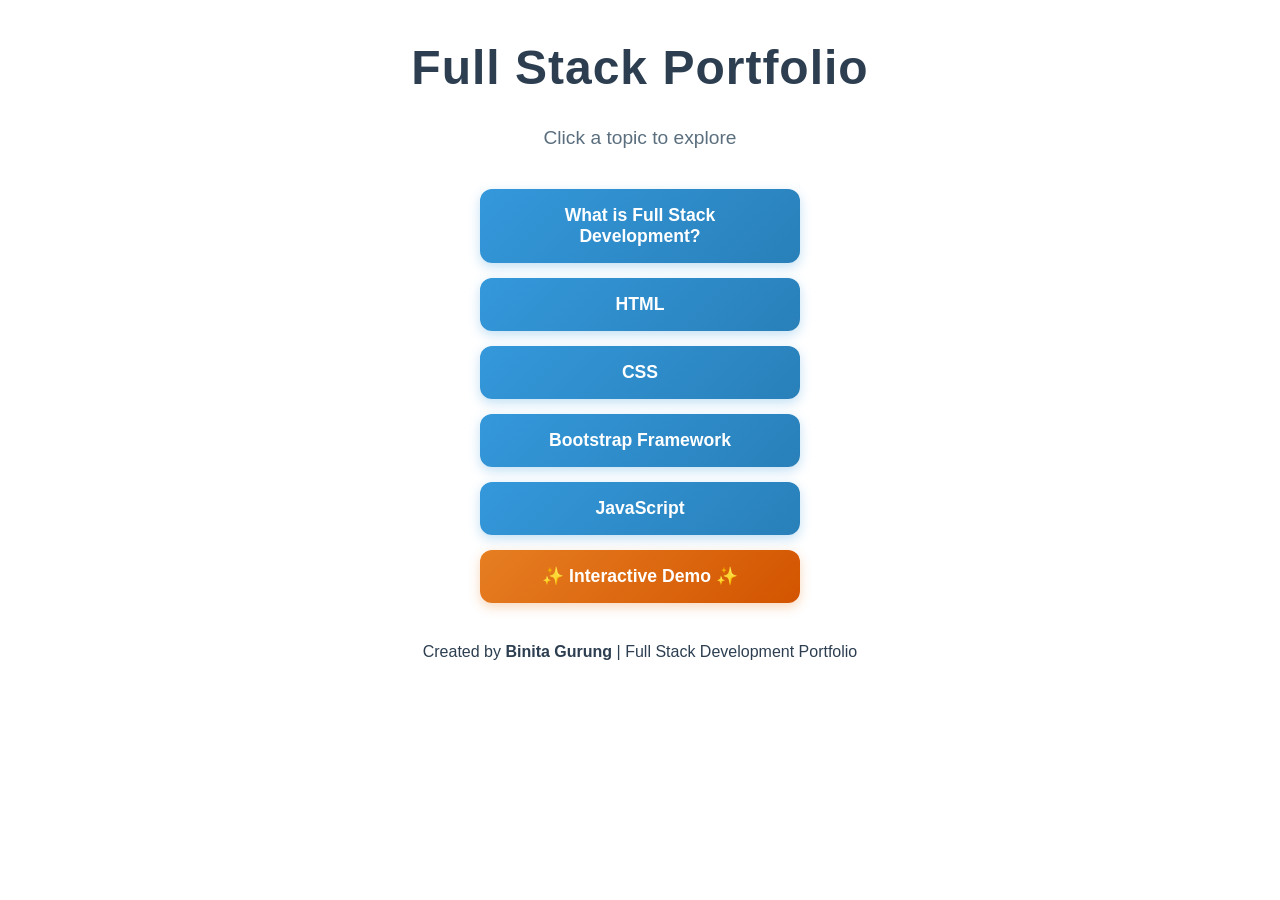
<file: index.html>
<!DOCTYPE html>
<html>
<head>
    <title>My Portfolio - Binita Gurung</title>
    <link rel="stylesheet" href="style.css">
</head>
<body>

<h1 class="title">Full Stack Portfolio</h1>
<p class="subtitle">Click a topic to explore</p>

<div class="menu">
    <a href="fullstack.html">What is Full Stack Development?</a>
    <a href="html.html">HTML</a>
    <a href="css.html">CSS</a>
    <a href="bootstrap.html">Bootstrap Framework</a>
    <a href="javascript.html">JavaScript</a>
    <a href="interactive.html" class="new-feature">✨ Interactive Demo ✨</a>
</div>

<!-- Footer with name acknowledgment -->
<div class="footer">
    <p>Created by <strong>Binita Gurung</strong> | Full Stack Development Portfolio</p>
</div>

</body>
</html>
</file>
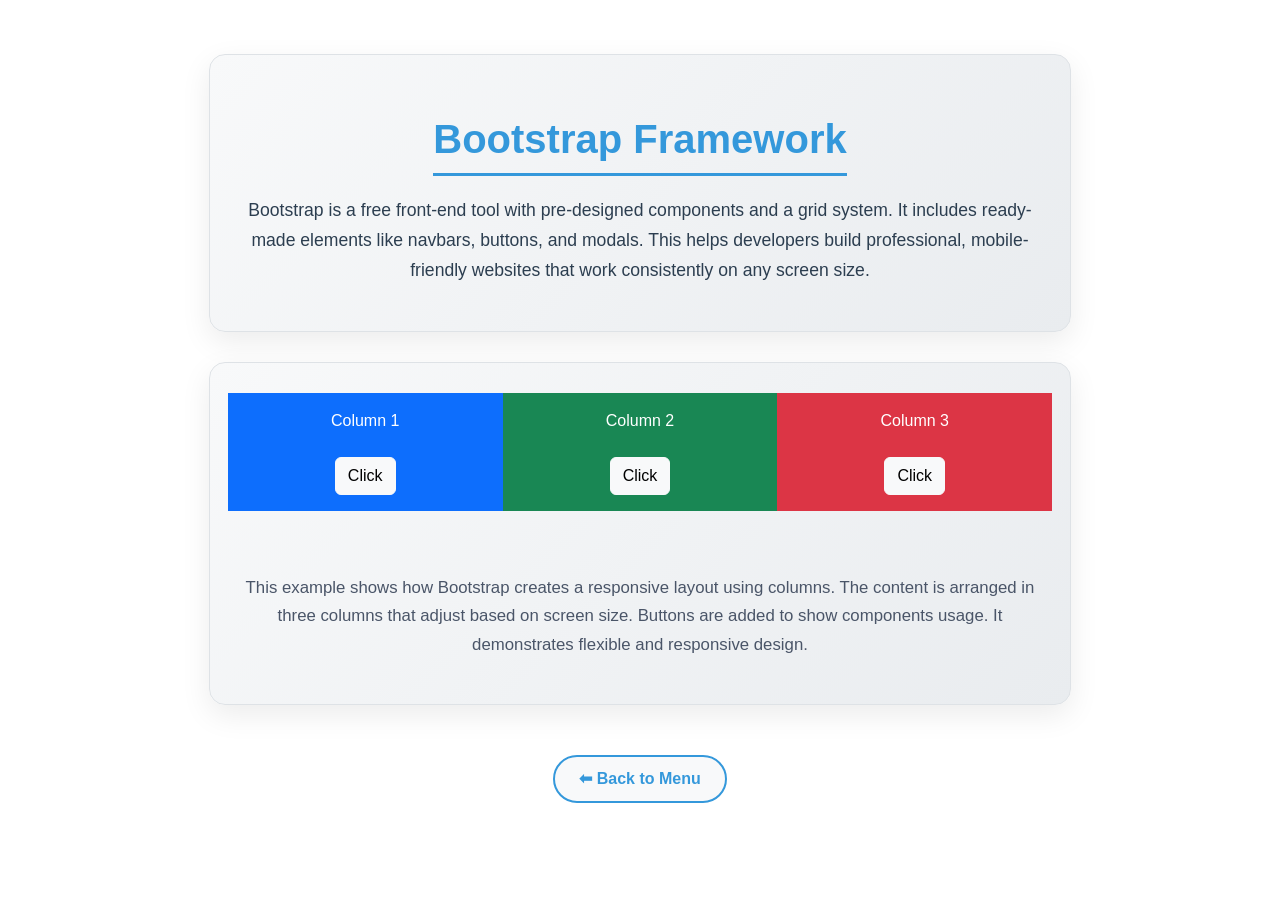
<file: bootstrap.html>
<!DOCTYPE html>
<html>
<head>
    <title>Bootstrap - Binita Gurung</title>
    <link href="https://cdn.jsdelivr.net/npm/bootstrap@5.3.0/dist/css/bootstrap.min.css" rel="stylesheet">
    <link rel="stylesheet" href="style.css">
</head>
<body class="p-4">

<div class="section-box">
    <h2>Bootstrap Framework</h2>
    <p>
   Bootstrap is a free front-end tool with pre-designed components and a grid system. 
   It includes ready-made elements like navbars, buttons, and modals. 
   This helps developers build professional, mobile-friendly websites that work consistently on any screen size.
  </p>
</div>

<div class="section-box">
    <div class="row text-center">
        <div class="col-md-4 bg-primary text-white p-3 mb-3 column" onclick="highlightColumn(this,'Blue Column clicked!')">
            Column 1<br><br>
            <button class="btn btn-light">Click</button>
        </div>
        <div class="col-md-4 bg-success text-white p-3 mb-3 column" onclick="highlightColumn(this,'Green Column clicked!')">
            Column 2<br><br>
            <button class="btn btn-light">Click</button>
        </div>
        <div class="col-md-4 bg-danger text-white p-3 mb-3 column" onclick="highlightColumn(this,'Red Column clicked!')">
            Column 3<br><br>
            <button class="btn btn-light">Click</button>
        </div>
    </div>
    <p id="columnMessage"></p>
    <p>
        This example shows how Bootstrap creates a responsive layout using columns. 
        The content is arranged in three columns that adjust based on screen size. 
        Buttons are added to show components usage. It demonstrates flexible and responsive design.
    </p>
</div>

<a href="index.html" class="back">⬅ Back to Menu</a>

<script src="script.js"></script>
</body>
</html>
</file>
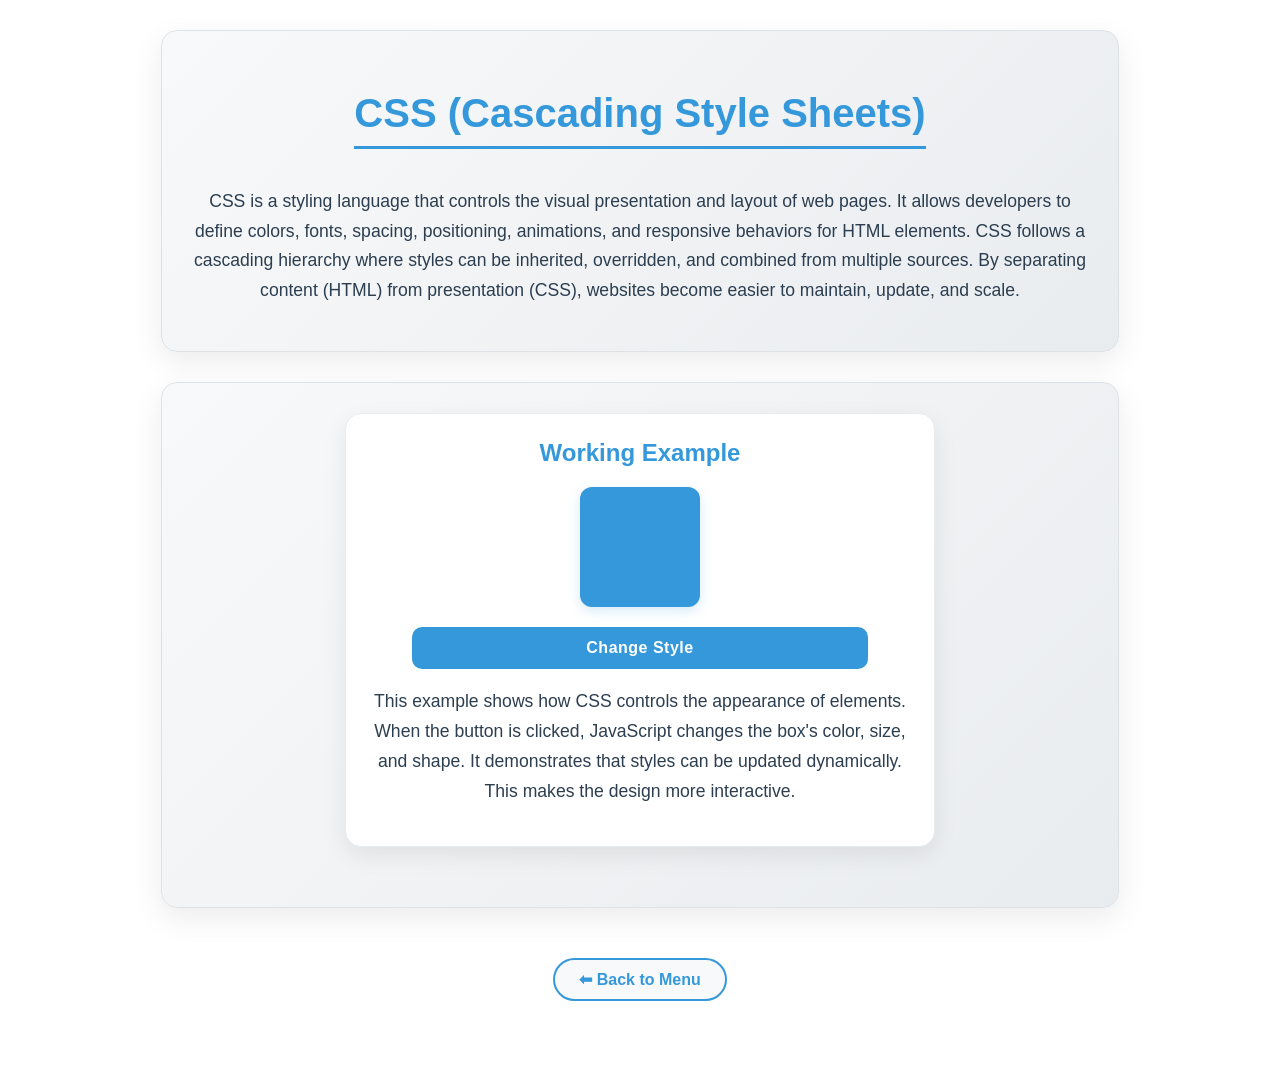
<file: css.html>
<!DOCTYPE html>
<html>
<head>
    <title>CSS - Binita Gurung</title>
    <link rel="stylesheet" href="style.css">
</head>
<body>

<div class="section-box">
    <h2>CSS (Cascading Style Sheets)</h2>
    <p>
        CSS is a styling language that controls the visual presentation and layout of web pages. 
        It allows developers to define colors, fonts, spacing, positioning, animations, and responsive behaviors for HTML elements. 
        CSS follows a cascading hierarchy where styles can be inherited, overridden, and combined from multiple sources. 
        By separating content (HTML) from presentation (CSS), websites become easier to maintain, update, and scale. 
    </p>
</div>

<div class="section-box">
    <div class="card">
        <h4>Working Example</h4>
        <div class="box" id="box"></div>
        <button onclick="changeStyle()">Change Style</button>
        <p>
           This example shows how CSS controls the appearance of elements. 
           When the button is clicked, JavaScript changes the box's color, size, and shape. 
           It demonstrates that styles can be updated dynamically. This makes the design more interactive. 
        </p>
    </div>
</div>

<div class="text-center">
    <a href="index.html" class="back">⬅ Back to Menu</a>
</div>

<script src="script.js"></script>
</body>
</html>
</file>
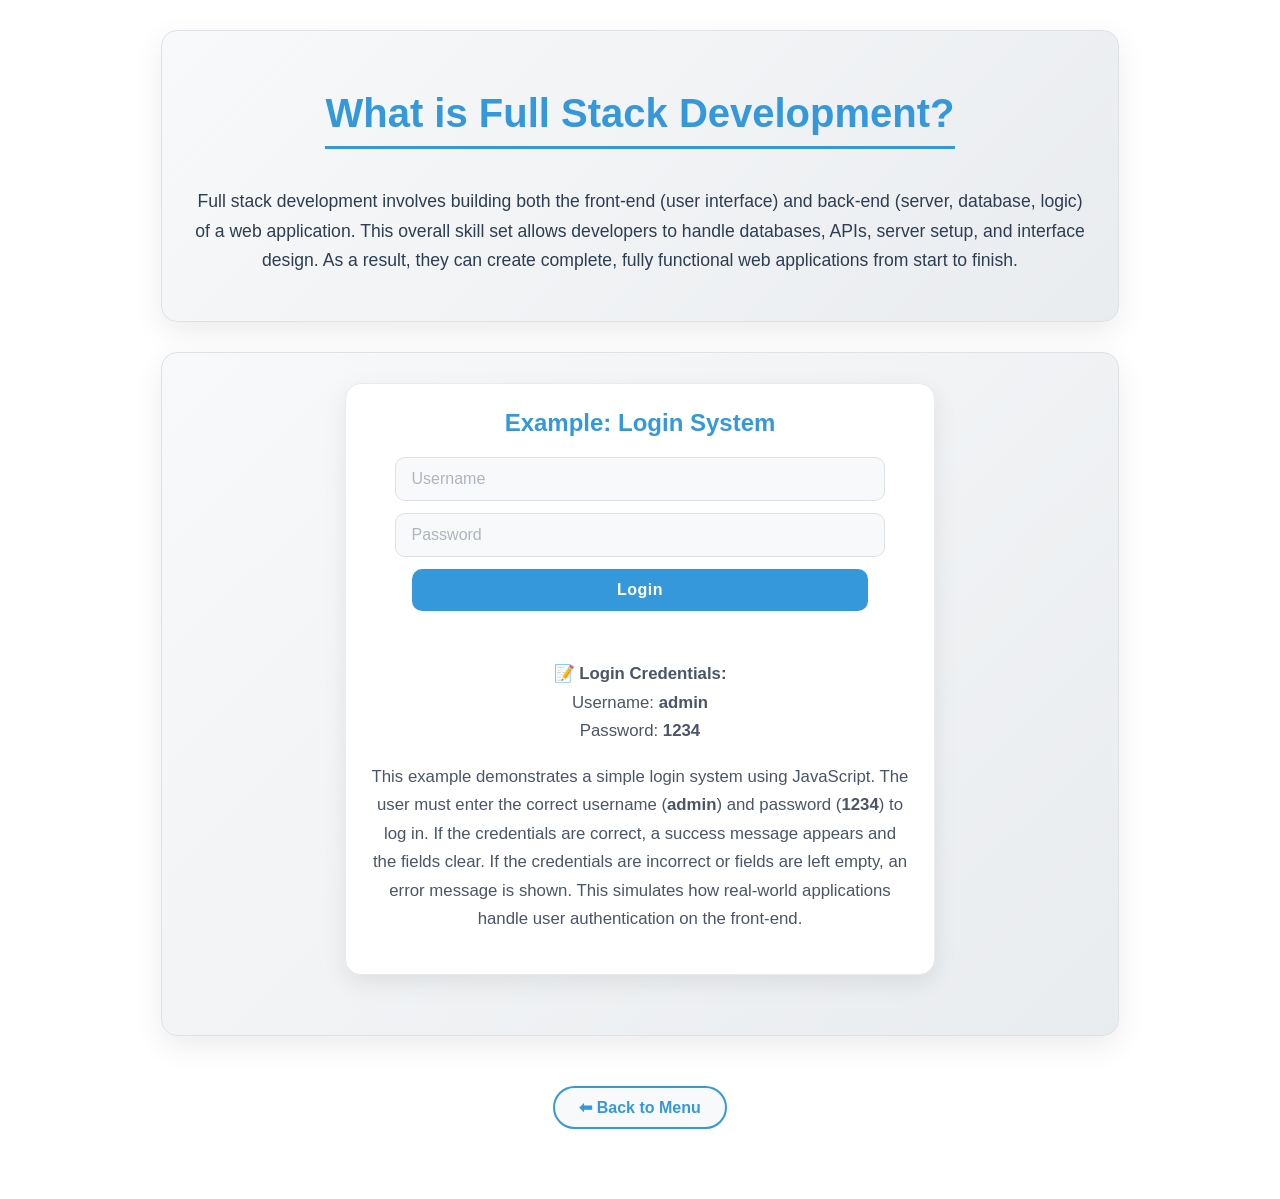
<file: fullstack.html>
<!DOCTYPE html>
<html>
<head>
    <title>Full Stack - Binita Gurung</title>
    <link rel="stylesheet" href="style.css">
</head>
<body>

<div class="section-box">
    <h2>What is Full Stack Development?</h2>
    <p>
Full stack development involves building both the front-end (user interface) and back-end (server, database, logic) of a web application. 
This overall skill set allows developers to handle databases, APIs, server setup, and interface design. 
As a result, they can create complete, fully functional web applications from start to finish.
    </p>
</div>

<div class="section-box">
    <div class="card">
        <h4>Example: Login System</h4>
        <input type="text" id="username" placeholder="Username">
        <input type="password" id="password" placeholder="Password">
        <button onclick="login()">Login</button>
        <p id="loginResult"></p>
        <p>
            <strong>📝 Login Credentials:</strong><br>
            Username: <strong>admin</strong><br>
            Password: <strong>1234</strong>
        </p>
        <p>
            This example demonstrates a simple login system using JavaScript. 
            The user must enter the correct username (<strong>admin</strong>) and password (<strong>1234</strong>) to log in. 
            If the credentials are correct, a success message appears and the fields clear. 
            If the credentials are incorrect or fields are left empty, an error message is shown. 
            This simulates how real-world applications handle user authentication on the front-end.
        </p>
    </div>
</div>

<a href="index.html" class="back">⬅ Back to Menu</a>


<script>
    const FIXED_USERNAME = "admin";
    const FIXED_PASSWORD = "1234";
    
    function login() {
        let user = document.getElementById("username").value;
        let pass = document.getElementById("password").value;
        let res = document.getElementById("loginResult");
        
        if(!user || !pass) {
            res.innerHTML = "Please fill all fields!";
            res.style.color = "#e74c3c";
        } else if(user === FIXED_USERNAME && pass === FIXED_PASSWORD) {
            res.innerHTML = "Login Successful! Welcome " + user + "!";
            res.style.color = "#27ae60";
            document.getElementById("username").value = "";
            document.getElementById("password").value = "";
        } else {
            res.innerHTML = "Invalid Credentials! Username or password is incorrect.";
            res.style.color = "#e74c3c";
        }
    }
</script>

</body>
</html>
</file>
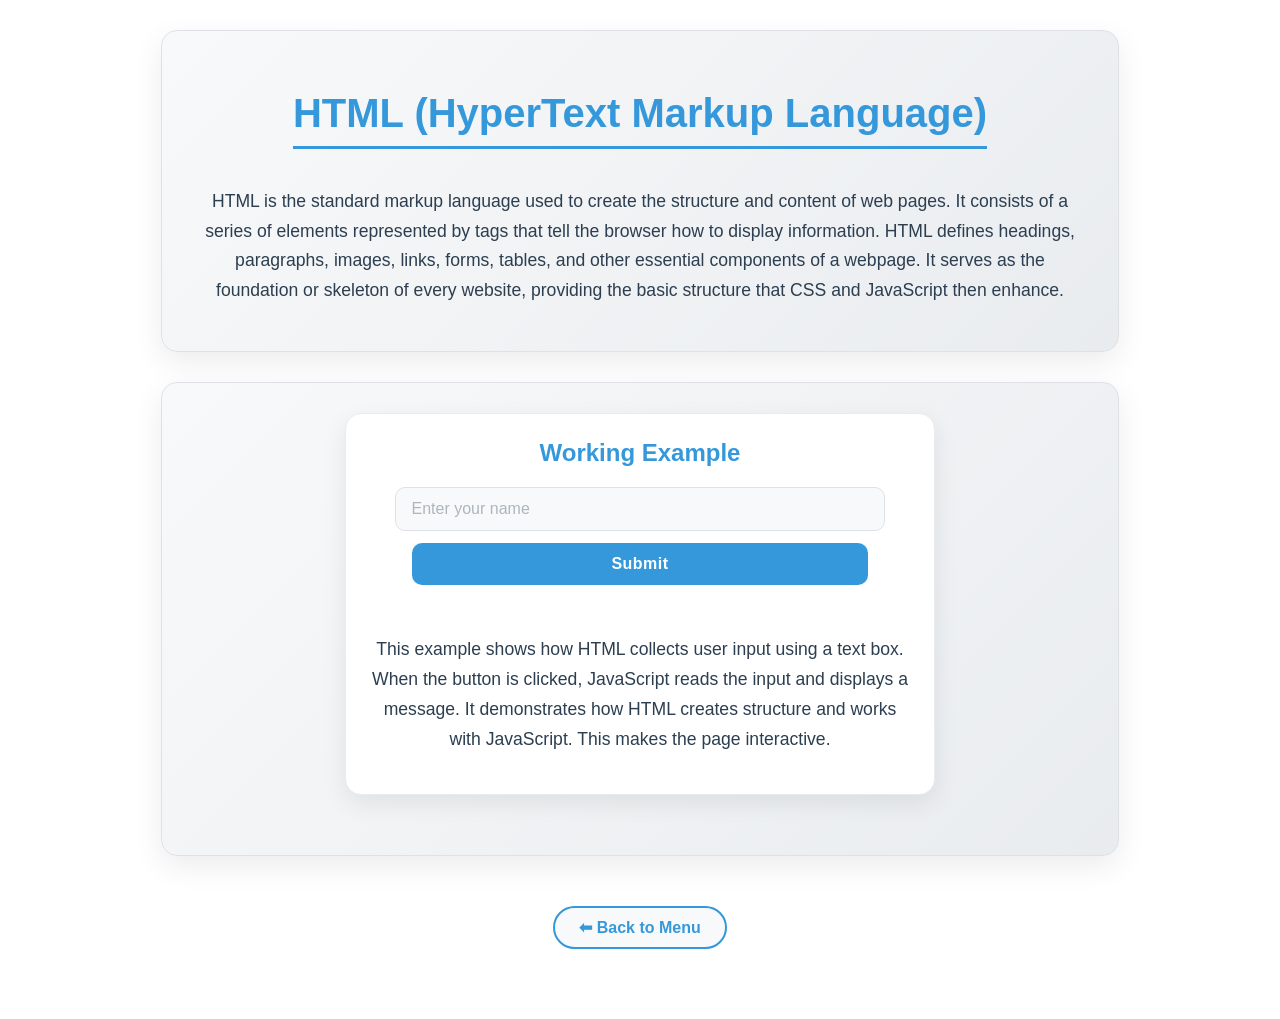
<file: html.html>
<!DOCTYPE html>
<html>
<head>
    <title>HTML - Binita Gurung</title>
    <link rel="stylesheet" href="style.css">
</head>
<body>

<div class="section-box">
    <h2>HTML (HyperText Markup Language)</h2>
    <p>
        HTML is the standard markup language used to create the structure and content of web pages. 
        It consists of a series of elements represented by tags that tell the browser how to display information. 
        HTML defines headings, paragraphs, images, links, forms, tables, and other essential components of a webpage. 
        It serves as the foundation or skeleton of every website, providing the basic structure that CSS and JavaScript then enhance. 
        
    </p>
</div>

<div class="section-box">
    <div class="card">
        <h4>Working Example</h4>
        <input type="text" id="name" placeholder="Enter your name">
        <button onclick="showName()">Submit</button>
        <h3 id="output"></h3>
        <p>
            This example shows how HTML collects user input using a text box. 
            When the button is clicked, JavaScript reads the input and displays a message. 
            It demonstrates how HTML creates structure and works with JavaScript. This makes the page interactive.
        </p>
    </div>
</div>

<div class="text-center">
    <a href="index.html" class="back">⬅ Back to Menu</a>
</div>

<script src="script.js"></script>
</body>
</html>
</file>
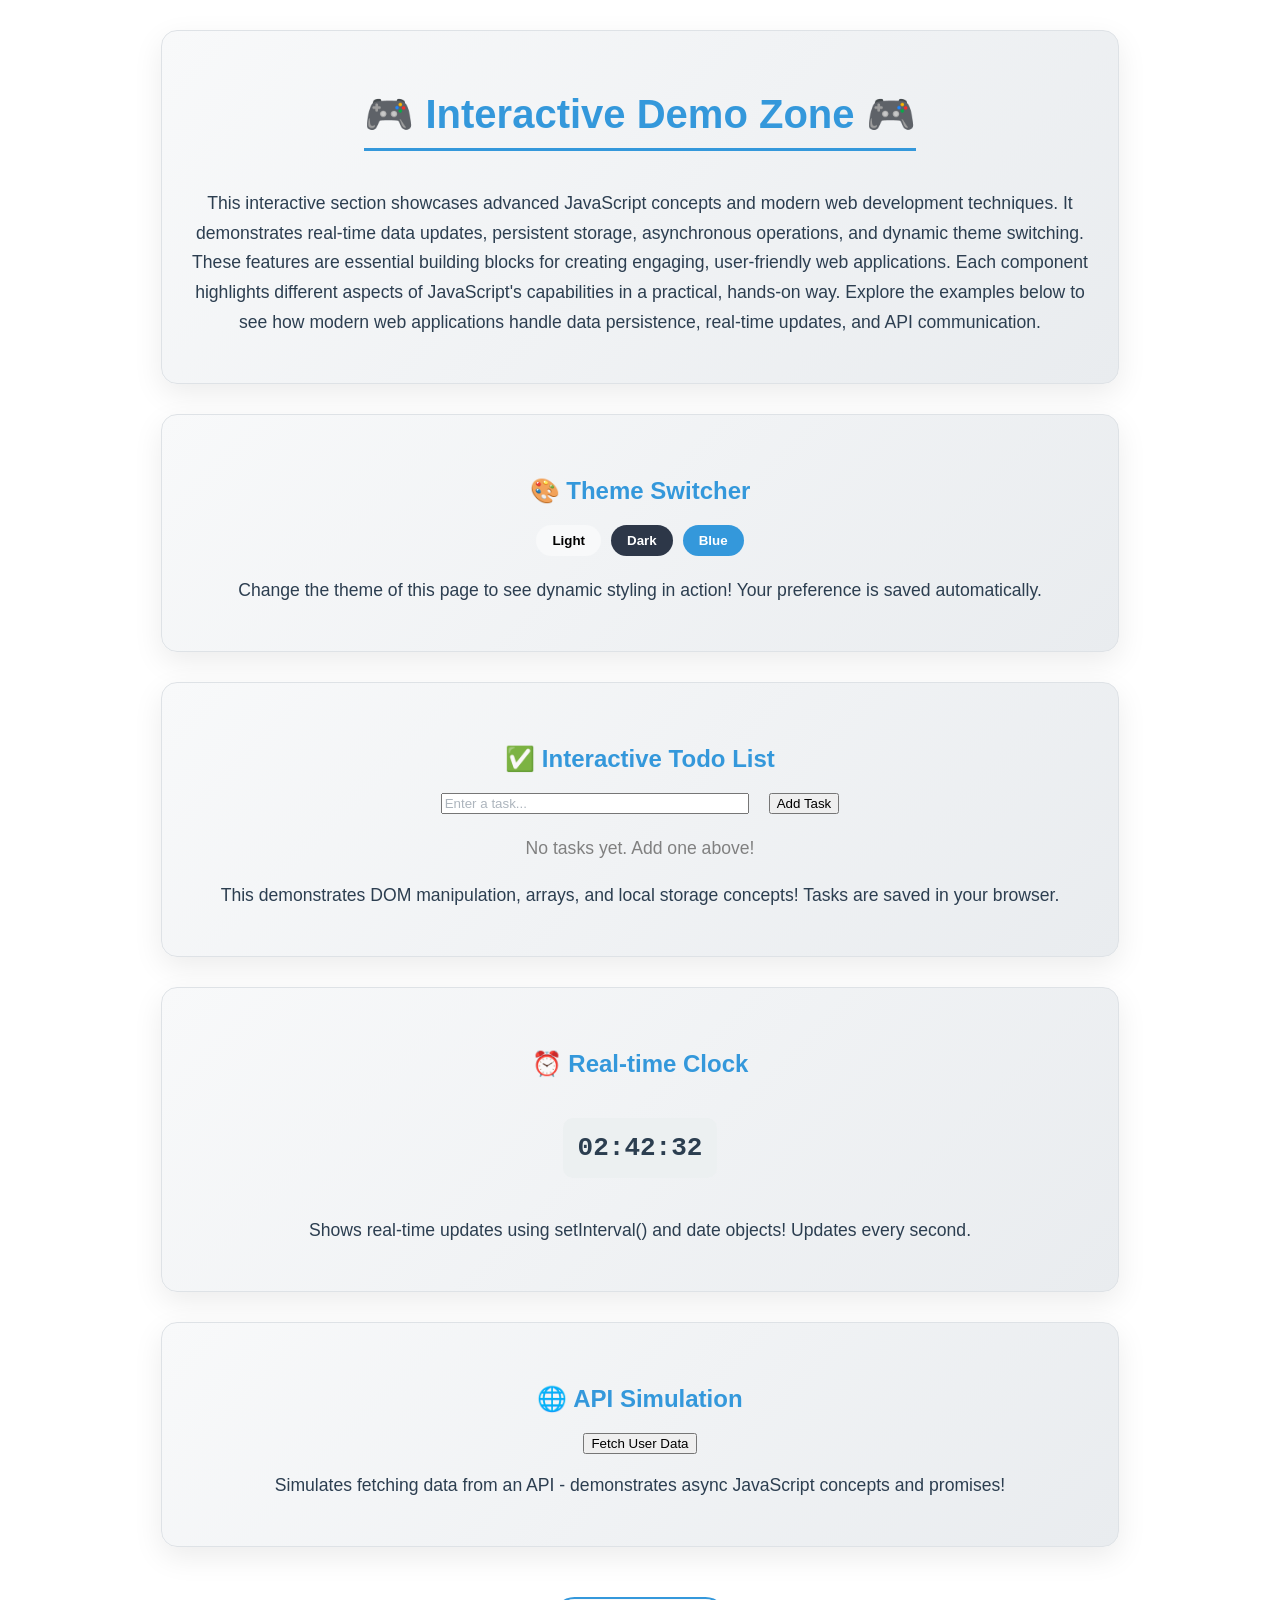
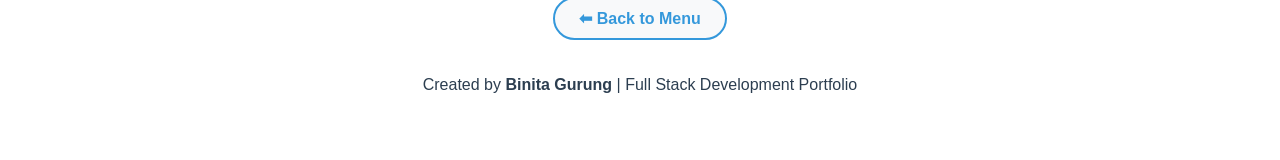
<file: interactive.html>
<!DOCTYPE html>
<html>
<head>
    <title>Interactive Demo - Binita Gurung</title>
    <link rel="stylesheet" href="style.css">
    <style>
        .theme-switcher {
            display: flex;
            gap: 10px;
            justify-content: center;
            margin: 20px 0;
        }
        
        .theme-btn {
            padding: 8px 16px;
            border: none;
            border-radius: 20px;
            cursor: pointer;
            transition: 0.3s;
            font-weight: bold;
        }
        
        .theme-btn:hover {
            transform: scale(1.05);
        }
        
        .todo-item {
            display: flex;
            justify-content: space-between;
            align-items: center;
            padding: 10px;
            margin: 5px 0;
            background: #f8f9fa;
            border-radius: 8px;
            transition: 0.3s;
        }
        
        .todo-item.completed {
            text-decoration: line-through;
            opacity: 0.6;
        }
        
        .todo-item span {
            cursor: pointer;
            flex: 1;
            text-align: left;
        }
        
        .delete-btn {
            background: #e74c3c;
            color: white;
            border: none;
            padding: 5px 10px;
            border-radius: 5px;
            cursor: pointer;
        }
        
        .delete-btn:hover {
            background: #c0392b;
        }
        
        #todoInput {
            width: 70%;
            margin-right: 10px;
        }
        
        .loading-spinner {
            display: inline-block;
            width: 20px;
            height: 20px;
            border: 3px solid #f3f3f3;
            border-top: 3px solid #3498db;
            border-radius: 50%;
            animation: spin 1s linear infinite;
            margin-right: 10px;
        }
        
        @keyframes spin {
            0% { transform: rotate(0deg); }
            100% { transform: rotate(360deg); }
        }
        
        #clock {
            font-size: 2em;
            font-weight: bold;
            margin: 20px 0;
            font-family: monospace;
            background: #ecf0f1;
            padding: 15px;
            border-radius: 10px;
            display: inline-block;
        }
        
        .api-data-box {
            margin-top: 15px;
            padding: 15px;
            background: #ecf0f1;
            border-radius: 8px;
            text-align: left;
        }
    </style>
</head>
<body>
    <div class="section-box">
        <h2>🎮 Interactive Demo Zone 🎮</h2>
        <p>
            This interactive section showcases advanced JavaScript concepts and modern web development techniques. 
            It demonstrates real-time data updates, persistent storage, asynchronous operations, and dynamic theme switching. 
            These features are essential building blocks for creating engaging, user-friendly web applications. 
            Each component highlights different aspects of JavaScript's capabilities in a practical, hands-on way. 
            Explore the examples below to see how modern web applications handle data persistence, real-time updates, and API communication.
        </p>
    </div>
    
    <!-- Theme Switcher -->
    <div class="section-box">
        <h4>🎨 Theme Switcher</h4>
        <div class="theme-switcher">
            <button class="theme-btn" onclick="changeTheme('light')" style="background:#f8f9fa; color:#000;">Light</button>
            <button class="theme-btn" onclick="changeTheme('dark')" style="background:#2d3748; color:#fff;">Dark</button>
            <button class="theme-btn" onclick="changeTheme('blue')" style="background:#3498db; color:#fff;">Blue</button>
        </div>
        <p>Change the theme of this page to see dynamic styling in action! Your preference is saved automatically.</p>
    </div>
    
    <!-- Todo List -->
    <div class="section-box">
        <h4>✅ Interactive Todo List</h4>
        <div style="display: flex; justify-content: center; gap: 10px; flex-wrap: wrap;">
            <input type="text" id="todoInput" placeholder="Enter a task..." style="flex: 1; max-width: 300px;">
            <button onclick="addTodo()">Add Task</button>
        </div>
        <div id="todoList" style="margin-top: 20px;"></div>
        <p>This demonstrates DOM manipulation, arrays, and local storage concepts! Tasks are saved in your browser.</p>
    </div>
    
    <!-- Real-time Clock -->
    <div class="section-box">
        <h4>⏰ Real-time Clock</h4>
        <div id="clock"></div>
        <p>Shows real-time updates using setInterval() and date objects! Updates every second.</p>
    </div>
    
    <!-- API Simulation -->
    <div class="section-box">
        <h4>🌐 API Simulation</h4>
        <button onclick="fetchMockData()">Fetch User Data</button>
        <div id="apiData"></div>
        <p>Simulates fetching data from an API - demonstrates async JavaScript concepts and promises!</p>
    </div>
    
    <div class="text-center">
        <a href="index.html" class="back">⬅ Back to Menu</a>
    </div>
    
    <div class="footer">
        <p>Created by <strong>Binita Gurung</strong> | Full Stack Development Portfolio</p>
    </div>
    
    <script>
        function changeTheme(theme) {
            const body = document.body;
            const sections = document.querySelectorAll('.section-box, .card');
            
            if(theme === 'dark') {
                body.style.background = 'linear-gradient(to right, #1a1a2e, #16213e)';
                body.style.color = '#eee';
                sections.forEach(s => {
                    if(s.style) s.style.background = '#2d3748';
                    s.style.color = '#eee';
                });
            } else if(theme === 'blue') {
                body.style.background = 'linear-gradient(to right, #2980b9, #3498db)';
                body.style.color = '#fff';
                sections.forEach(s => {
                    s.style.background = 'rgba(255,255,255,0.95)';
                    s.style.color = '#333';
                });
            } else {
                body.style.background = '#ffffff';
                body.style.color = '#333';
                sections.forEach(s => {
                    s.style.background = 'white';
                    s.style.color = '#333';
                });
            }
            
            localStorage.setItem('theme', theme);
        }
        
        const savedTheme = localStorage.getItem('theme');
        if(savedTheme) changeTheme(savedTheme);
        
        let todos = JSON.parse(localStorage.getItem('todos')) || [];
        
        function renderTodos() {
            const todoList = document.getElementById('todoList');
            if(!todoList) return;
            
            if(todos.length === 0) {
                todoList.innerHTML = '<p style="color: gray;">No tasks yet. Add one above!</p>';
                return;
            }
            
            todoList.innerHTML = '';
            todos.forEach((todo, index) => {
                const todoItem = document.createElement('div');
                todoItem.className = `todo-item ${todo.completed ? 'completed' : ''}`;
                todoItem.innerHTML = `
                    <span onclick="toggleTodo(${index})">${escapeHtml(todo.text)}</span>
                    <button class="delete-btn" onclick="deleteTodo(${index})">Delete</button>
                `;
                todoList.appendChild(todoItem);
            });
            
            localStorage.setItem('todos', JSON.stringify(todos));
        }
        
        function escapeHtml(text) {
            const div = document.createElement('div');
            div.textContent = text;
            return div.innerHTML;
        }
        
        function addTodo() {
            const input = document.getElementById('todoInput');
            const text = input.value.trim();
            
            if(text) {
                todos.push({ text: text, completed: false });
                renderTodos();
                input.value = '';
                input.focus();
            } else {
                alert('Please enter a task!');
            }
        }
        
        function toggleTodo(index) {
            todos[index].completed = !todos[index].completed;
            renderTodos();
        }
        
        function deleteTodo(index) {
            todos.splice(index, 1);
            renderTodos();
        }
        
        renderTodos();
        
        document.getElementById('todoInput')?.addEventListener('keypress', function(e) {
            if(e.key === 'Enter') addTodo();
        });
        
        function updateClock() {
            const clock = document.getElementById('clock');
            if(clock) {
                const now = new Date();
                const hours = String(now.getHours()).padStart(2, '0');
                const minutes = String(now.getMinutes()).padStart(2, '0');
                const seconds = String(now.getSeconds()).padStart(2, '0');
                clock.innerHTML = `${hours}:${minutes}:${seconds}`;
            }
        }
        setInterval(updateClock, 1000);
        updateClock();
        
        async function fetchMockData() {
            const apiData = document.getElementById('apiData');
            apiData.innerHTML = '<div><div class="loading-spinner"></div> Loading user data...</div>';
            
            setTimeout(() => {
                const users = [
                    { name: 'Dr. Sarah Johnson', email: 'sarah.johnson@example.com', role: 'Senior Developer', joinDate: '2023' },
                    { name: 'Prof. Michael Chen', email: 'michael.chen@example.com', role: 'Tech Lead', joinDate: '2022' },
                    { name: 'Emma Rodriguez', email: 'emma.rodriguez@example.com', role: 'UI/UX Designer', joinDate: '2024' },
                    { name: 'David Kim', email: 'david.kim@example.com', role: 'Backend Engineer', joinDate: '2021' }
                ];
                const randomUser = users[Math.floor(Math.random() * users.length)];
                apiData.innerHTML = `
                    <div class="api-data-box">
                        <strong style="font-size: 1.1em;">👤 ${randomUser.name}</strong><br>
                        📧 Email: ${randomUser.email}<br>
                        💼 Role: ${randomUser.role}<br>
                        📅 Joined: ${randomUser.joinDate}
                    </div>
                `;
            }, 1000);
        }
    </script>
</body>
</html>
</file>
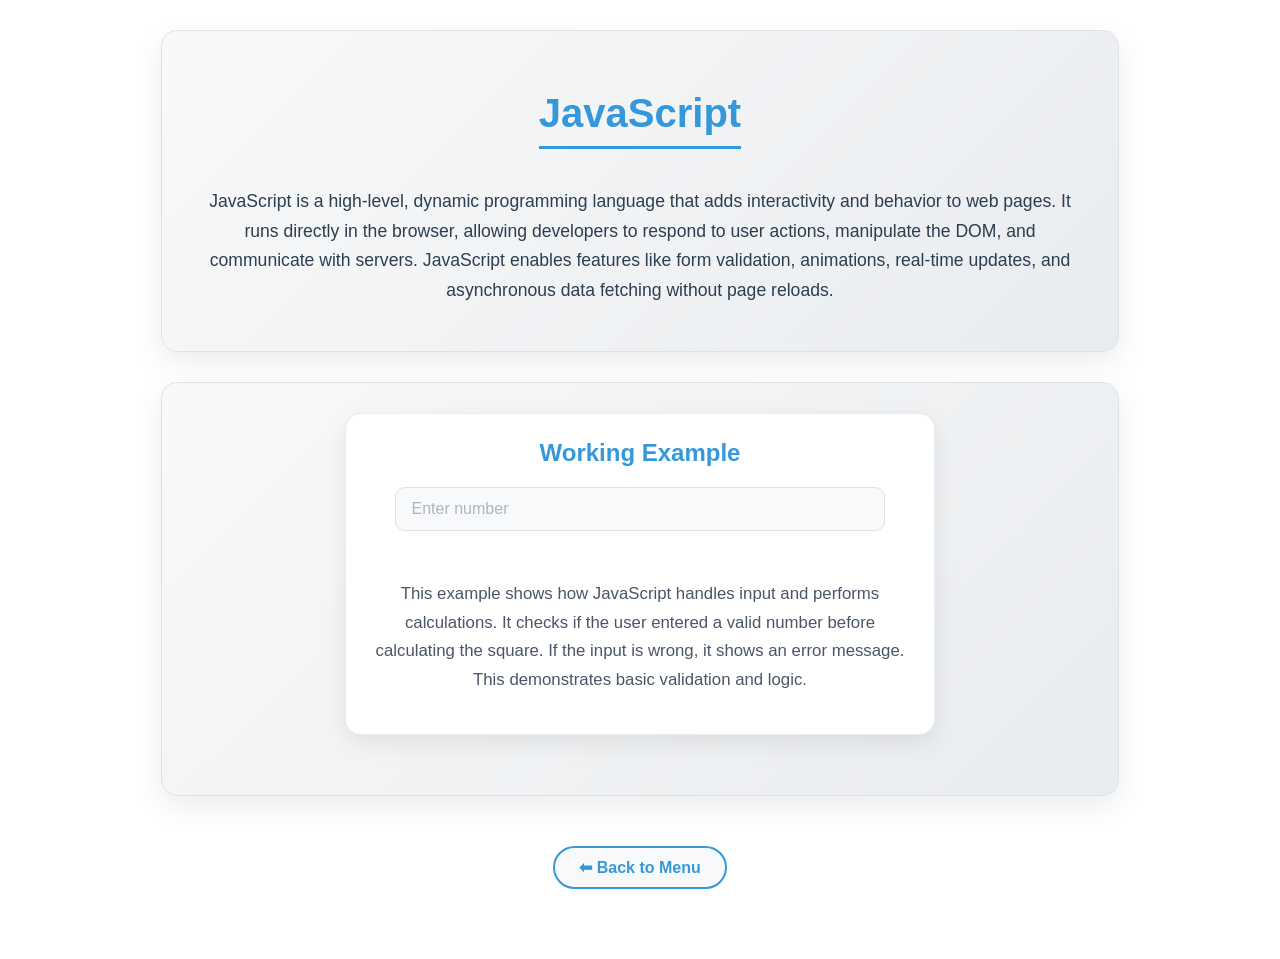
<file: javascript.html>
<!DOCTYPE html>
<html>
<head>
    <title>JavaScript - Binita Gurung</title>
    <link rel="stylesheet" href="style.css">
</head>
<body>

<div class="section-box">
    <h2>JavaScript</h2>
    <p>
        JavaScript is a high-level, dynamic programming language that adds interactivity and behavior to web pages. 
        It runs directly in the browser, allowing developers to respond to user actions, manipulate the DOM, and communicate with servers. 
        JavaScript enables features like form validation, animations, real-time updates, and asynchronous data fetching without page reloads. 
  
    </p>
</div>

<div class="section-box">
    <div class="card">
        <h4>Working Example</h4>
        <input type="number" id="num" placeholder="Enter number">
        <p id="result"></p>
        <p>
            This example shows how JavaScript handles input and performs calculations. 
            It checks if the user entered a valid number before calculating the square. If the input is wrong, it shows an error message. This demonstrates basic validation and logic.
        </p>
    </div>
</div>

<div class="text-center">
    <a href="index.html" class="back">⬅ Back to Menu</a>
</div>

<script src="script.js"></script>
</body>
</html>
</file>
<file: style.css>
/* GENERAL BODY STYLES - Clean White Background */
body {
    font-family: 'Segoe UI', 'Arial', sans-serif;
    text-align: center;
    background: #ffffff;
    margin: 0;
    padding-bottom: 50px;
    transition: all 0.3s ease;
    color: #2c3e50;
}

/* TITLE & SUBTITLE */
.title {
    margin-top: 40px;
    font-size: 3em;
    color: #2c3e50;
    animation: fadeInDown 0.8s ease;
    letter-spacing: 1px;
}

.subtitle {
    color: #5a6e7e;
    font-size: 1.2em;
    margin-bottom: 30px;
    animation: fadeInUp 0.8s ease;
}

/* MENU LINKS */
.menu {
    display: flex;
    flex-direction: column;
    gap: 15px;
    width: 320px;
    margin: 40px auto;
}

.menu a {
    padding: 16px 24px;
    background: linear-gradient(135deg, #3498db, #2980b9);
    color: white;
    text-decoration: none;
    border-radius: 12px;
    font-weight: 600;
    transition: all 0.3s ease;
    box-shadow: 0 4px 12px rgba(52,152,219,0.3);
    font-size: 1.1em;
    border: none;
}

.menu a:hover {
    background: linear-gradient(135deg, #2980b9, #2472a4);
    transform: translateY(-3px);
    box-shadow: 0 8px 20px rgba(52,152,219,0.4);
    color: white;
}

.menu a.new-feature {
    background: linear-gradient(135deg, #e67e22, #d35400);
    box-shadow: 0 4px 12px rgba(230,126,34,0.3);
}

.menu a.new-feature:hover {
    background: linear-gradient(135deg, #d35400, #c0392b);
    box-shadow: 0 8px 20px rgba(230,126,34,0.4);
}

/* BACK BUTTON */
.back {
    display: inline-block;
    margin: 20px;
    text-decoration: none;
    color: #3498db;
    font-weight: 600;
    padding: 10px 24px;
    background: #f8f9fa;
    border-radius: 30px;
    transition: 0.3s;
    border: 2px solid #3498db;
}

.back:hover {
    background: #3498db;
    transform: translateX(-5px);
    color: white;
    border-color: #3498db;
}

/* SECTION BOXES */
.section-box {
    background: linear-gradient(135deg, #f8f9fa, #e9ecef);
    padding: 30px;
    margin: 30px auto;
    width: 70%;
    border-radius: 16px;
    box-shadow: 0 10px 30px rgba(0,0,0,0.08);
    text-align: center;
    transition: 0.3s;
    border: 1px solid #dee2e6;
}

.section-box:hover {
    transform: translateY(-5px);
    box-shadow: 0 15px 40px rgba(0,0,0,0.12);
}

/* HEADINGS */
h2 {
    font-size: 2.5em;
    font-weight: 700;
    margin-top: 30px;
    margin-bottom: 20px;
    color: #3498db;
    border-bottom: 3px solid #3498db;
    display: inline-block;
    padding-bottom: 10px;
}

h3 {
    font-size: 1.8em;
    font-weight: 600;
    margin-bottom: 15px;
    color: #2c3e50;
}

h4 {
    font-size: 1.5em;
    color: #3498db;
    margin-bottom: 20px;
    font-weight: 600;
}

/* PARAGRAPHS */
.section-box p {
    margin-bottom: 15px;
    line-height: 1.7;
    color: #4a5568;
    font-size: 1.05em;
}

/* CARD STYLING */
.card {
    background: white;
    padding: 25px;
    margin: 0 auto 30px auto;
    width: 60%;
    border-radius: 16px;
    box-shadow: 0 8px 25px rgba(0,0,0,0.08);
    text-align: center;
    transition: 0.3s;
    border: 1px solid #e9ecef;
}

.card:hover {
    transform: translateY(-5px);
    box-shadow: 0 12px 35px rgba(52,152,219,0.15);
    border-color: #3498db;
}

/* INPUTS & BUTTONS IN CARDS */
.card input,
.card button {
    display: block;
    margin: 12px auto;
    padding: 12px 16px;
    border-radius: 10px;
    border: 1px solid #dee2e6;
    font-size: 1em;
    transition: 0.3s;
    width: 85%;
    font-family: inherit;
}

.card input {
    background: #f8f9fa;
    color: #2c3e50;
}

.card input:focus {
    border-color: #3498db;
    outline: none;
    box-shadow: 0 0 0 3px rgba(52,152,219,0.1);
    background: #ffffff;
}

.card button {
    background: #3498db;
    color: white;
    border: none;
    cursor: pointer;
    font-weight: 600;
    letter-spacing: 0.5px;
}

.card button:hover {
    background: #2980b9;
    transform: translateY(-2px);
    box-shadow: 0 4px 12px rgba(52,152,219,0.3);
}

.card button:disabled {
    background: #95a5a6;
    cursor: not-allowed;
    transform: none;
}

/* RESULT TEXT */
#result, #loginResult, #output, #columnMessage {
    text-align: center;
    font-weight: 600;
    margin-top: 12px;
    padding: 10px;
    border-radius: 8px;
    font-size: 1em;
}

/* BOX FOR CSS EXAMPLE */
.box {
    width: 120px;
    height: 120px;
    background: #3498db;
    margin: 20px auto;
    border-radius: 12px;
    transition: all 0.4s ease;
    cursor: pointer;
    box-shadow: 0 4px 12px rgba(52,152,219,0.2);
}

.box:hover {
    transform: scale(1.05);
    box-shadow: 0 6px 16px rgba(52,152,219,0.3);
}

/* BUTTON HOVER EFFECT */
button:hover {
    opacity: 0.95;
    transition: 0.3s;
}

/* ANIMATIONS */
@keyframes fadeInDown {
    from {
        opacity: 0;
        transform: translateY(-30px);
    }
    to {
        opacity: 1;
        transform: translateY(0);
    }
}

@keyframes fadeInUp {
    from {
        opacity: 0;
        transform: translateY(30px);
    }
    to {
        opacity: 1;
        transform: translateY(0);
    }
}

@keyframes pulse {
    0%, 100% {
        transform: scale(1);
    }
    50% {
        transform: scale(1.02);
    }
}

@keyframes shake {
    0%, 100% { transform: translateX(0); }
    25% { transform: translateX(-5px); }
    75% { transform: translateX(5px); }
}

@keyframes fadeInOut {
    0% { opacity: 0; transform: translateY(-10px); }
    20% { opacity: 1; transform: translateY(0); }
    80% { opacity: 1; transform: translateY(0); }
    100% { opacity: 0; transform: translateY(-10px); }
}

/* Bootstrap Column Highlight */
.column {
    cursor: pointer;
    transition: all 0.3s ease;
}

.column:hover {
    transform: scale(1.02);
    filter: brightness(1.05);
}

/* RESPONSIVE DESIGN */
@media screen and (max-width: 768px) {
    .section-box, .card {
        width: 90%;
    }
    
    .menu {
        width: 85%;
        margin: 30px auto;
    }
    
    h2 {
        font-size: 2em;
    }
    
    h3 {
        font-size: 1.5em;
    }
    
    .card input,
    .card button {
        width: 90%;
    }
    
    .title {
        font-size: 2.2em;
    }
}

@media screen and (max-width: 480px) {
    h2 {
        font-size: 1.6em;
    }
    
    h3 {
        font-size: 1.3em;
    }
    
    .section-box {
        padding: 20px;
    }
    
    .title {
        font-size: 1.8em;
    }
    
    .subtitle {
        font-size: 1em;
    }
    
    .menu a {
        padding: 12px 20px;
        font-size: 1em;
    }
}

/* SMOOTH SCROLL BEHAVIOR */
html {
    scroll-behavior: smooth;
}

/* CUSTOM SCROLLBAR */
::-webkit-scrollbar {
    width: 10px;
}

::-webkit-scrollbar-track {
    background: #f1f1f1;
    border-radius: 5px;
}

::-webkit-scrollbar-thumb {
    background: #3498db;
    border-radius: 5px;
}

::-webkit-scrollbar-thumb:hover {
    background: #2980b9;
}

/* TEXT CENTER UTILITY */
.text-center {
    text-align: center;
}

/* ADDITIONAL PROFESSIONAL TOUCHES */
.section-box p:first-of-type {
    font-size: 1.1em;
    color: #2c3e50;
    font-weight: 500;
}

/* Success message styling */
#output[style*="color: rgb(39, 174, 96)"],
#result[style*="color: rgb(39, 174, 96)"],
#loginResult[style*="color: rgb(39, 174, 96)"] {
    background: #d4edda;
    border-left: 4px solid #27ae60;
}

/* Error message styling */
#output[style*="color: rgb(231, 76, 60)"],
#result[style*="color: rgb(231, 76, 60)"],
#loginResult[style*="color: rgb(231, 76, 60)"] {
    background: #f8d7da;
    border-left: 4px solid #e74c3c;
}

/* Card inner spacing */
.card h4 {
    margin-top: 0;
}

/* Input placeholder styling */
::placeholder {
    color: #adb5bd;
    opacity: 1;
}

:-ms-input-placeholder {
    color: #adb5bd;
}

::-ms-input-placeholder {
    color: #adb5bd;
}

/* Blue accent for links and important elements */
a:not(.menu a):not(.back) {
    color: #3498db;
    text-decoration: none;
}

a:not(.menu a):not(.back):hover {
    color: #2980b9;
    text-decoration: underline;
}

/* Menu container styling */
.menu a {
    position: relative;
    overflow: hidden;
}

.menu a::after {
    content: '';
    position: absolute;
    bottom: 0;
    left: 0;
    width: 100%;
    height: 3px;
    background: rgba(255,255,255,0.5);
    transform: translateX(-100%);
    transition: transform 0.3s ease;
}

.menu a:hover::after {
    transform: translateX(0);
}
</file>
